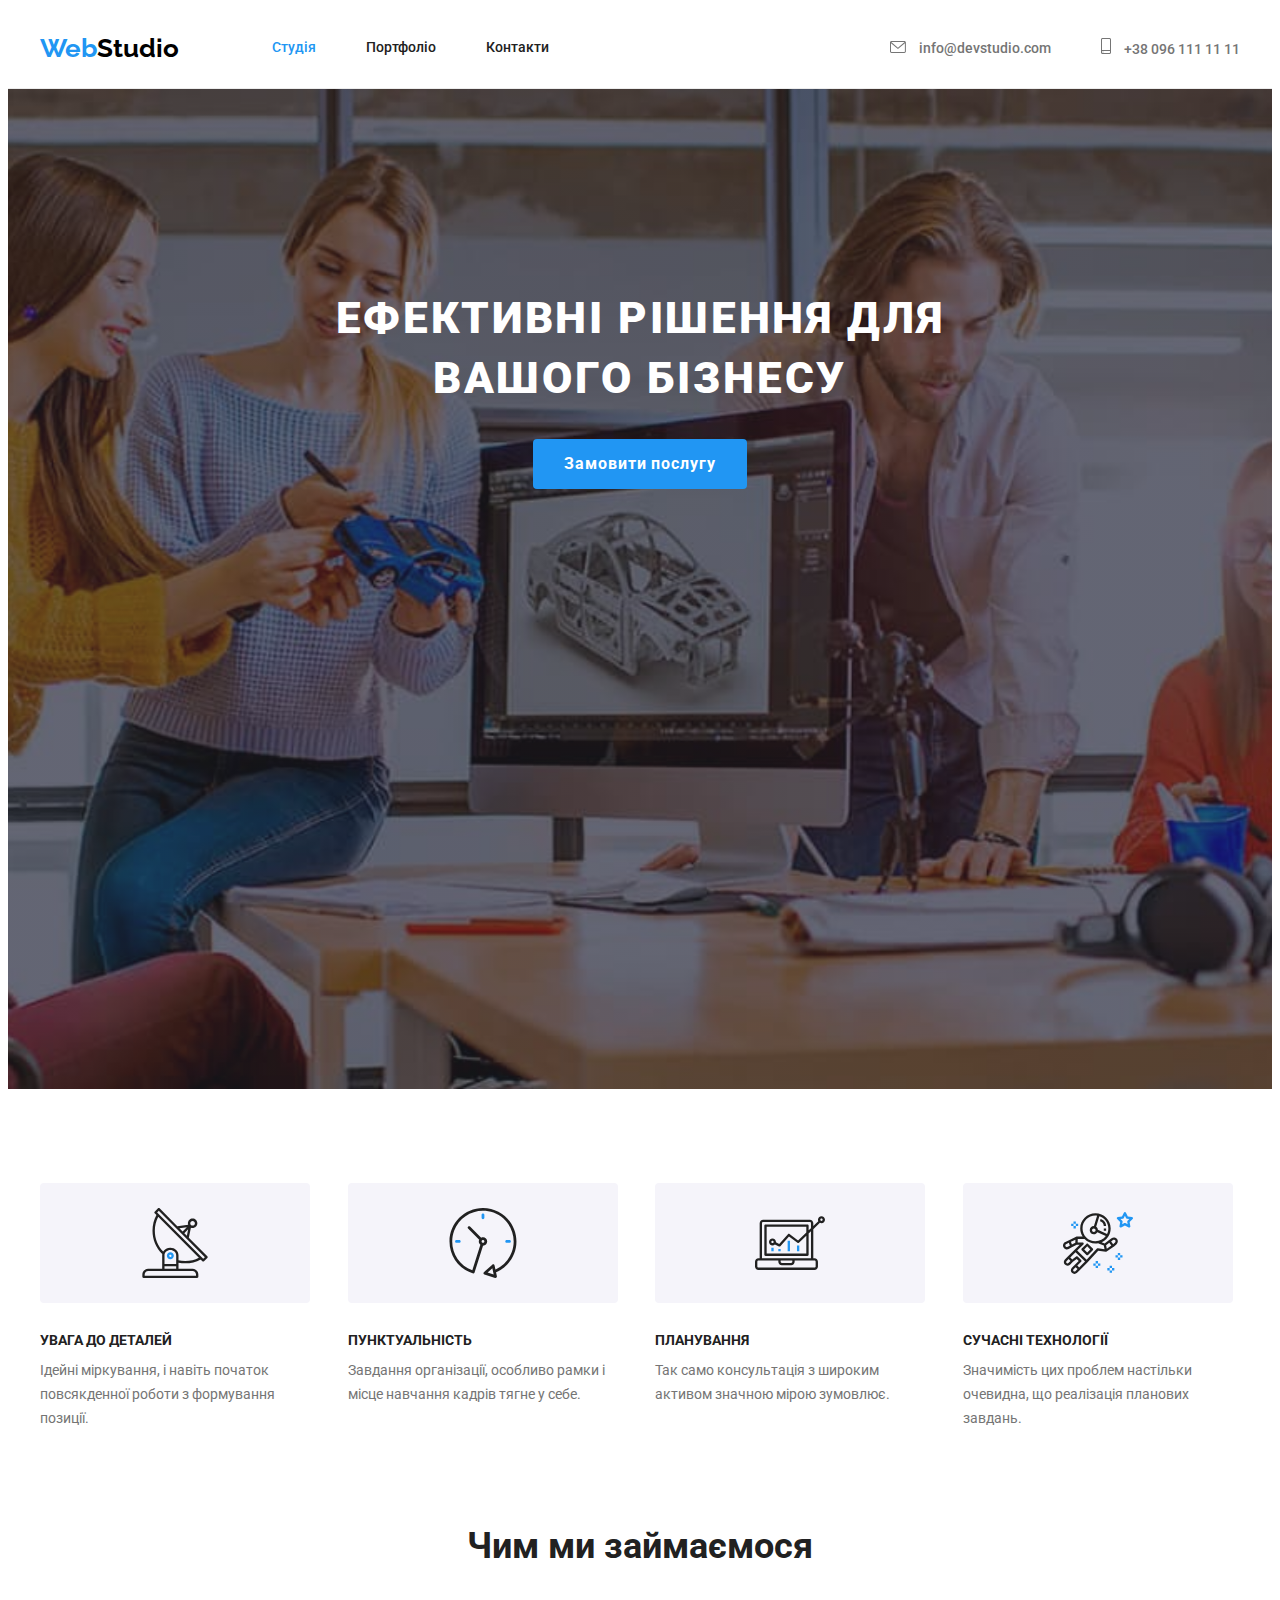
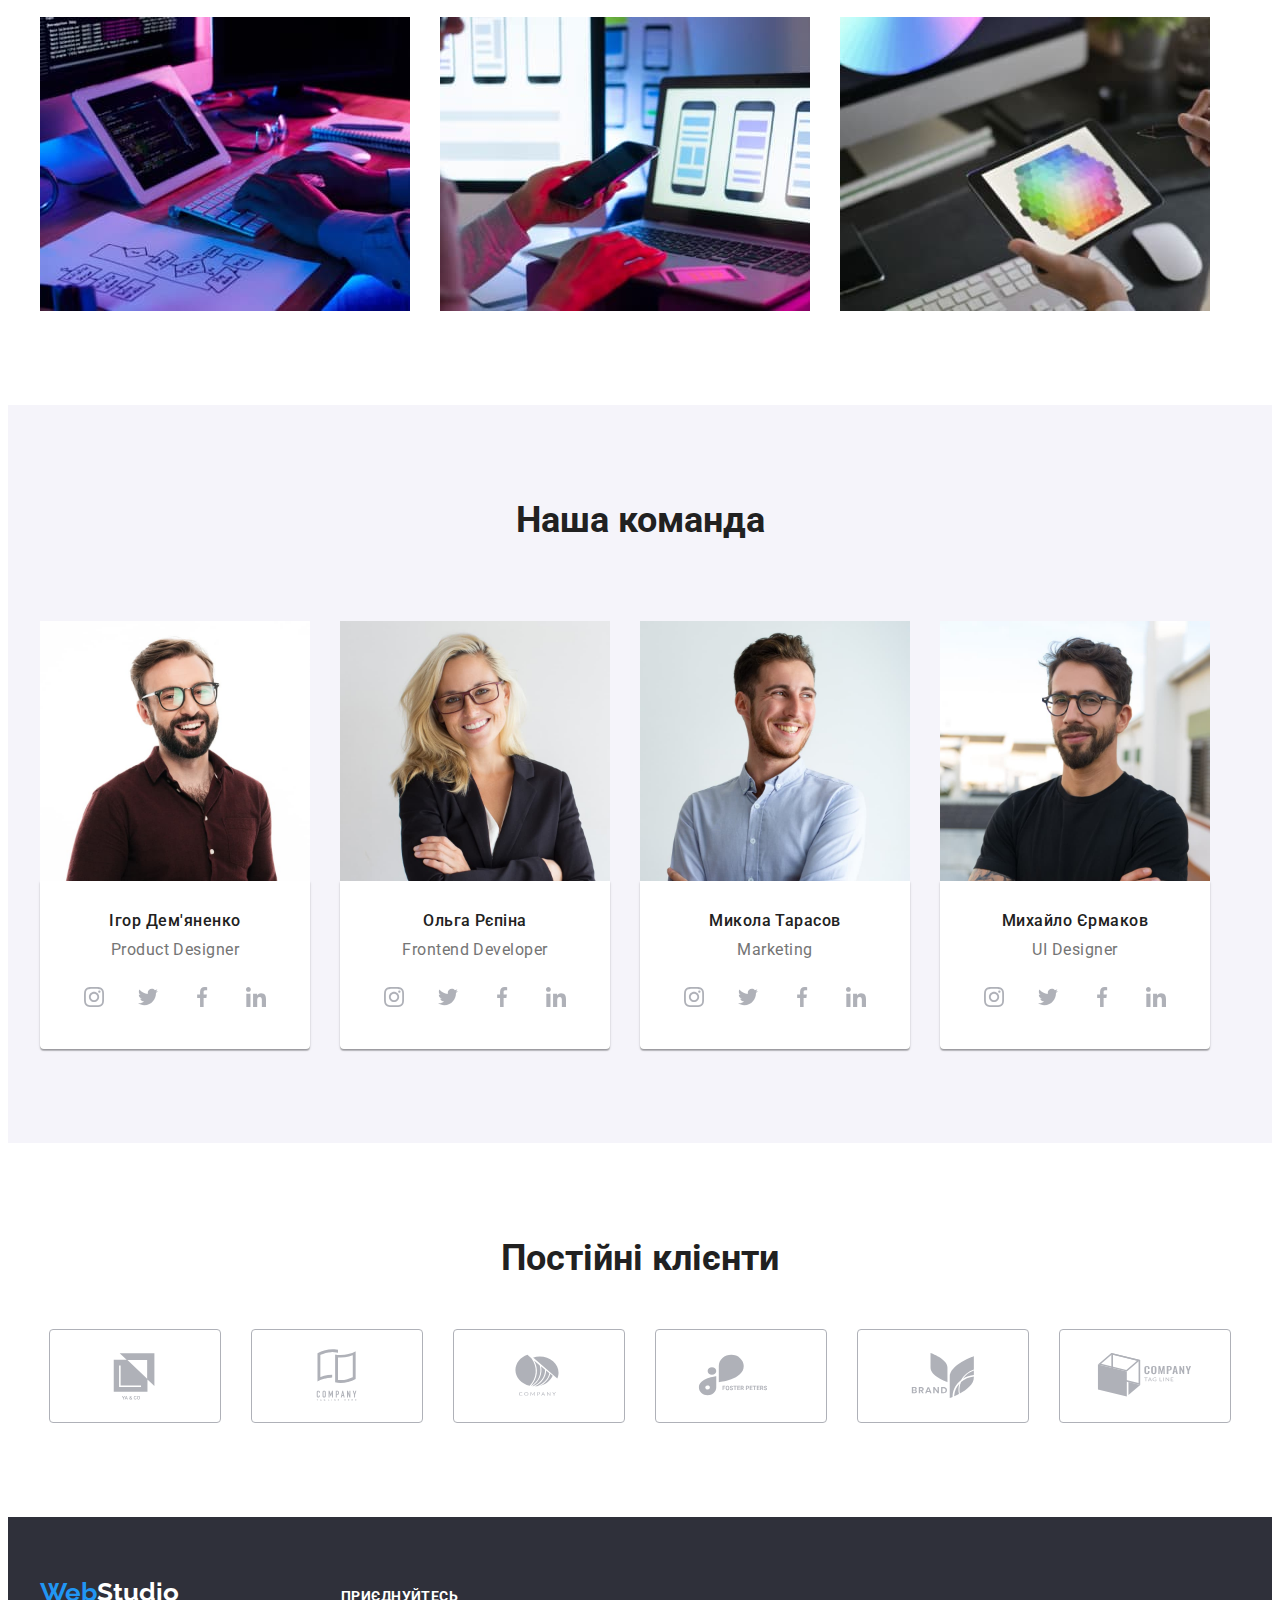
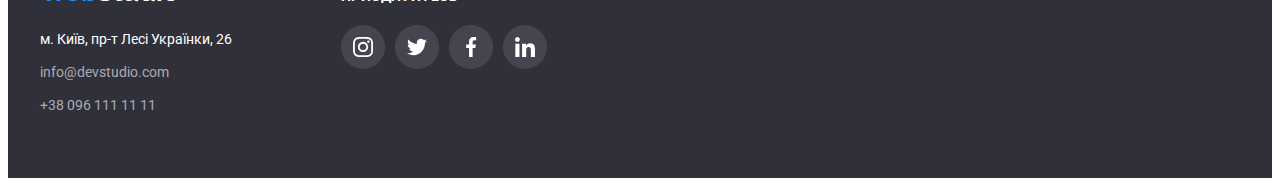
<file: index.html>
<!DOCTYPE html>
<html lang="uk">
<head>
    <meta charset="UTF-8">
    <meta http-equiv="X-UA-Compatible" content="IE=edge">
    <meta name="viewport" content="width=device-width, initial-scale=1.0">
    <title>Document</title>
    <link href="https://fonts.googleapis.com/css2?family=Raleway:wght@700&family=Roboto:wght@400;500;700;900&display=swap" rel="stylesheet">
    <link rel="stylesheet" href="https://cdnjs.cloudflare.com/ajax/libs/modern-normalize/1.1.0/modern-normalize.min.css" integrity="sha512-wpPYUAdjBVSE4KJnH1VR1HeZfpl1ub8YT/NKx4PuQ5NmX2tKuGu6U/JRp5y+Y8XG2tV+wKQpNHVUX03MfMFn9Q==" crossorigin="anonymous" referrerpolicy="no-referrer" />
    <link rel="stylesheet" href="./css/styles.css">
</head>
<body class="body">
    <header class="top-site">
        <div class="container main-nav"
            <nav class="">
                <a class="logo link" href="./index.html">Web<span class="secondary-logo-color">Studio</span></a>
                    <ul class="menu list">
                        <li class="item"><a class="link current" href="./index.html">Студія</a></li>
                        <li class="item"><a class="link" href="./portfolio.html">Портфоліо</a></li>
                        <li class="item"><a class="link" href="">Контакти</a></li>
                    </ul>
           </nav>
               <ul class="connect list">
                   <li class="item">
                        <a class="link" href="mailto:info@devstudio.com">
                        <svg class="envelope-icon-header" width="16" height="12">
                            <use href="./images/symbol-defs.svg#envelope"></use>
                        </svg>
                        info@devstudio.com</a>
                    </li>
                    <li class="item">
                        <a class="link" href="tel:+380961111111">
                        <svg class="tel-icon-header" width="10" height="16">
                            <use href="./images/symbol-defs.svg#smartphone"></use>
                        </svg>
                        +38 096 111 11 11</a>
                    </li>
               </ul>
        </div>
    </header>    
    <main>
<!--Hero-->
        <section class="hero-style overlay">
            <div class="container">
                <h1 class="hero">Ефективні рішення для вашого бізнесу</h1>
                <button class="button" type="button">Замовити послугу</button>
            </div>
        </section>
<!--section 2-->
        <section class="section-pad">
            <div class="container">
                <h2 class="visually-hidden">Особливості</h2> 
                    <ul class="list list-exeptions">
                        <li class="item-exeptions">
                            <div class="icon-container">
                                <svg class="exeptions-icon" width="70" height="70">
                                    <use href="./images/symbol-defs.svg#antenna"></use>
                                </svg>
                            </div>
                            <h3 class="subtitle">УВАГА ДО ДЕТАЛЕЙ</h3>
                            <p class="text-particulars">Ідейні міркування, і навіть початок повсякденної роботи з формування позиції.</p>
                        </li>
                        <li class="item-exeptions">
                            <div class="icon-container">
                                <svg class="exeptions-icon" width="70" height="70">
                                    <use href="./images/symbol-defs.svg#clock"></use>
                                </svg>
                            </div>
                            <h3 class="subtitle">ПУНКТУАЛЬНІСТЬ</h3>
                            <p class="text-particulars">Завдання організації, особливо рамки і місце навчання кадрів тягне у себе.</p>
                        </li>
                        <li class="item-exeptions">
                            <div class="icon-container">
                                <svg class="exeptions-icon" width="70" height="70">
                                    <use href="./images/symbol-defs.svg#diagram"></use>
                                </svg>
                            </div>
                            <h3 class="subtitle">ПЛАНУВАННЯ</h3>
                            <p class="text-particulars">Так само консультація з широким активом значною мірою зумовлює.</p>
                        </li class="item-exeptions">
                        <li class="item-exeptions">
                            <div class="icon-container">
                                <svg class="exeptions-icon" width="70" height="70">
                                    <use href="./images/symbol-defs.svg#astronaut"></use>
                                </svg>
                            </div>
                            <h3 class="subtitle">СУЧАСНІ ТЕХНОЛОГІЇ</h3>
                            <p class="text-particulars">Значимість цих проблем настільки очевидна, що реалізація планових завдань.</p>
                        </li>
                    </ul> 
            </div>
        </section>
<!--section 3-->
        <section class="section-actions">
            <div class="container">
                <h2 class="section-name">Чим ми займаємося</h2>
                    <ul class="list list-actions">
                        <li class="item"><img src="images/img.jpg" alt="Руки на клавіатурі" width="370" height="294"></li>
                        <li class="item"><img src="images/img2.jpg" alt="Руки зі смартфоном" width="370" height="294"></li>
                        <li class="item"><img src="images/img3.jpg" alt="Графічний планшет" width="370" height="294"></li>
                    </ul>
            </div>
        </section> 
<!--section 4--> 
        <section class="section-pad section-style">
           <div class="container">
                <h2 class="section-name">Наша команда</h2>
                    <ul class="list list-team">
                        <li class="photo-style"><img src="images/team1.jpg" alt="Ігор Дем'яненко" width="270" height="260">
                            <div class="team-description">
                                <h3 class="subtitle-team">Ігор Дем'яненко</h3>
                                <p class="team-title" lang="en">Product Designer</p>
                                <ul class="list social-list">
                                    <li class="social-list-item">
                                        <a class="social-list-link" href="">
                                            <svg class="social-list-icon" width="20" height="20">
                                                <use href="./images/symbol-defs.svg#instagram"></use>
                                            </svg>
                                        </a>
                                    </li>
                                    <li class="social-list-item">
                                        <a class="social-list-link" href="">
                                            <svg class="social-list-icon" width="20" height="20">
                                                <use href="images/symbol-defs.svg#twitter"></use>
                                            </svg>
                                        </a>
                                    </li>
                                    <li class="social-list-item">
                                        <a class="social-list-link" href="">
                                            <svg class="social-list-icon" width="20" height="20">
                                                <use href="images/symbol-defs.svg#facebook"></use>
                                            </svg>
                                        </a>
                                    </li>
                                    <li class="social-list-item">
                                        <a class="social-list-link" href="">
                                            <svg class="social-list-icon" width="20" height="20">
                                                <use href="images/symbol-defs.svg#linkedIn"></use>
                                            </svg>
                                        </a>
                                    </li>
                                </ul>
                            </div>
                        </li>
                        <li class="photo-style"><img src="images/team2.jpg" alt="Ольга Рєпіна" width="270" height="260">
                            <div class="team-description">
                                <h3 class="subtitle-team">Ольга Рєпіна</h3>
                                <p class="team-title" lang="en">Frontend Developer</p>
                                <ul class="list social-list">
                                    <li class="social-list-item">
                                        <a class="social-list-link" href="">
                                            <svg class="social-list-icon" width="20" height="20">
                                                <use href="./images/symbol-defs.svg#instagram"></use>
                                            </svg>
                                        </a>
                                    </li>
                                    <li class="social-list-item">
                                        <a class="social-list-link" href="">
                                            <svg class="social-list-icon" width="20" height="20">
                                                <use href="images/symbol-defs.svg#twitter"></use>
                                            </svg>
                                        </a>
                                    </li>
                                    <li class="social-list-item">
                                        <a class="social-list-link" href="">
                                            <svg class="social-list-icon" width="20" height="20">
                                                <use href="images/symbol-defs.svg#facebook"></use>
                                            </svg>
                                        </a>
                                    </li>
                                    <li class="social-list-item">
                                        <a class="social-list-link" href="">
                                            <svg class="social-list-icon" width="20" height="20">
                                                <use href="images/symbol-defs.svg#linkedIn"></use>
                                            </svg>
                                        </a>
                                    </li>
                                </ul>
                            </div>
                        </li>
                        <li class="photo-style"><img src="images/team3.jpg" alt="Микола Тарасов" width="270" height="260">
                            <div class="team-description">
                                <h3 class="subtitle-team">Микола Тарасов</h3>
                                <p class="team-title" lang="en">Marketing</p>
                                <ul class="list social-list">
                                    <li class="social-list-item">
                                        <a class="social-list-link" href="">
                                            <svg class="social-list-icon" width="20" height="20">
                                                <use href="./images/symbol-defs.svg#instagram"></use>
                                            </svg>
                                        </a>
                                    </li>
                                    <li class="social-list-item">
                                        <a class="social-list-link" href="">
                                            <svg class="social-list-icon" width="20" height="20">
                                                <use href="images/symbol-defs.svg#twitter"></use>
                                            </svg>
                                        </a>
                                    </li>
                                    <li class="social-list-item">
                                        <a class="social-list-link" href="">
                                            <svg class="social-list-icon" width="20" height="20">
                                                <use href="images/symbol-defs.svg#facebook"></use>
                                            </svg>
                                        </a>
                                    </li>
                                    <li class="social-list-item">
                                        <a class="social-list-link" href="">
                                            <svg class="social-list-icon" width="20" height="20">
                                                <use href="images/symbol-defs.svg#linkedIn"></use>
                                            </svg>
                                        </a>
                                    </li>
                                </ul>
                            </div>
                        </li>
                        <li class="photo-style"><img src="images/team4.jpg" alt="Михайло Єрмаков" width="270" height="260">
                            <div class="team-description" >
                                <h3 class="subtitle-team">Михайло Єрмаков</h3>
                                <p class="team-title" lang="en">UI Designer</p>
                                <ul class="list social-list">
                                    <li class="social-list-item">
                                        <a class="social-list-link" href="">
                                            <svg class="social-list-icon" width="20" height="20">
                                                <use href="./images/symbol-defs.svg#instagram"></use>
                                            </svg>
                                        </a>
                                    </li>
                                    <li class="social-list-item">
                                        <a class="social-list-link" href="">
                                            <svg class="social-list-icon" width="20" height="20">
                                                <use href="images/symbol-defs.svg#twitter"></use>
                                            </svg>
                                        </a>
                                    </li>
                                    <li class="social-list-item">
                                        <a class="social-list-link" href="">
                                            <svg class="social-list-icon" width="20" height="20">
                                                <use href="images/symbol-defs.svg#facebook"></use>
                                            </svg>
                                        </a>
                                    </li>
                                    <li class="social-list-item">
                                        <a class="social-list-link" href="">
                                            <svg class="social-list-icon" width="20" height="20">
                                                <use href="images/symbol-defs.svg#linkedIn"></use>
                                            </svg>
                                        </a>
                                    </li>
                                </ul>
                            </div>
                        </li>
                    </ul>
            </div>
        </section>
<!--section 5-->
        <section class="section-pad">
            <div class="container">
            <h2 class="section-name">Постійні клієнти</h2>
            <ul class="list client-list">
                <li class="client-item ">
                    <a class="client-list-link" href="">
                        <svg class="client-list-icon" width="106" height="60">
                            <use href="./images/symbol-defs.svg#client-one"></use>
                        </svg>
                    </a>
                </li>
                <li class="client-item">
                    <a class="client-list-link" href="">
                        <svg class="client-list-icon" width="106" height="60">
                            <use href="./images/symbol-defs.svg#client-two"></use>
                        </svg>
                    </a>
                </li>
                <li class="client-item">
                    <a class="client-list-link" href="">
                        <svg class="client-list-icon" width="106" height="60">
                            <use href="./images/symbol-defs.svg#cleint-three"></use>
                        </svg>
                    </a>
                </li>
                <li class="client-item">
                    <a class="client-list-link" href="">
                        <svg class="client-list-icon" width="106" height="60">
                            <use href="./images/symbol-defs.svg#client-four"></use>
                        </svg>
                    </a>
                </li>
                <li class="client-item">
                    <a class="client-list-link" href="">
                        <svg class="client-list-icon" width="106" height="60">
                            <use href="./images/symbol-defs.svg#client-five"></use>
                        </svg>
                    </a>
                </li>
                <li class="client-item">
                    <a class="client-list-link" href="">
                        <svg class="client-list-icon" width="106" height="60">
                            <use href="./images/symbol-defs.svg#client-six"></use>
                        </svg>
                    </a>
                </li>
            </ul>
            </div>
        </section>
    </main>
<!--footer-->
    <footer class="footer-style">
        <div class="container footer-container">
                <div class="container-adress">
                    <a class="logo link" href="./index.html">Web<span class="third-logo-color">Studio</span></a>
                        <address class="address-style">
                        <p class="address">м. Київ, пр-т Лесі Українки, 26</p>
                            <ul class="list footer-list">
                                <li class="item-footer"> <a class="link footer-contact" href="mailto:info@devstudio.com">info@devstudio.com</a></li>
                                <li class="item-footer"> <a class="link footer-contact" href="tel:+380961111111">+38 096 111 11 11</a></li>
                            </ul>
                        </address>
                </div>
                
                <div class="footer-social-list">
                    <h3 class="footer-add">приєднуйтесь</h3>
                    <ul class="list footer-add-link">
                        <li class="footer-link-list">
                            <a class="footer-link" href="">
                                <svg class="footer-link-item" width="20" height="20">
                                    <use href="./images/symbol-defs.svg#instagram"></use>
                                </svg>
                             </a>
                        </li>
                        <li class="footer-link-list">
                            <a class="footer-link" href="">
                                <svg class="footer-link-item" width="20" height="20">
                                    <use href="./images/symbol-defs.svg#twitter"></use>
                                </svg>
                            </a>
                        </li>
                        <li class="footer-link-list">
                            <a class="footer-link" href="">
                                <svg class="footer-link-item" width="20" height="20">
                                    <use href="./images/symbol-defs.svg#facebook"></use>
                                </svg>
                            </a>
                        </li>
                        <li class="footer-link-list">
                            <a class="footer-link" href="">
                                <svg class="footer-link-item" width="20" height="20">
                                    <use href="./images/symbol-defs.svg#linkedIn"></use>
                                </svg>
                            </a>
                        </li>
                    </ul>
                </div>
        </div>
    </footer>
</body>
</html>
</file>
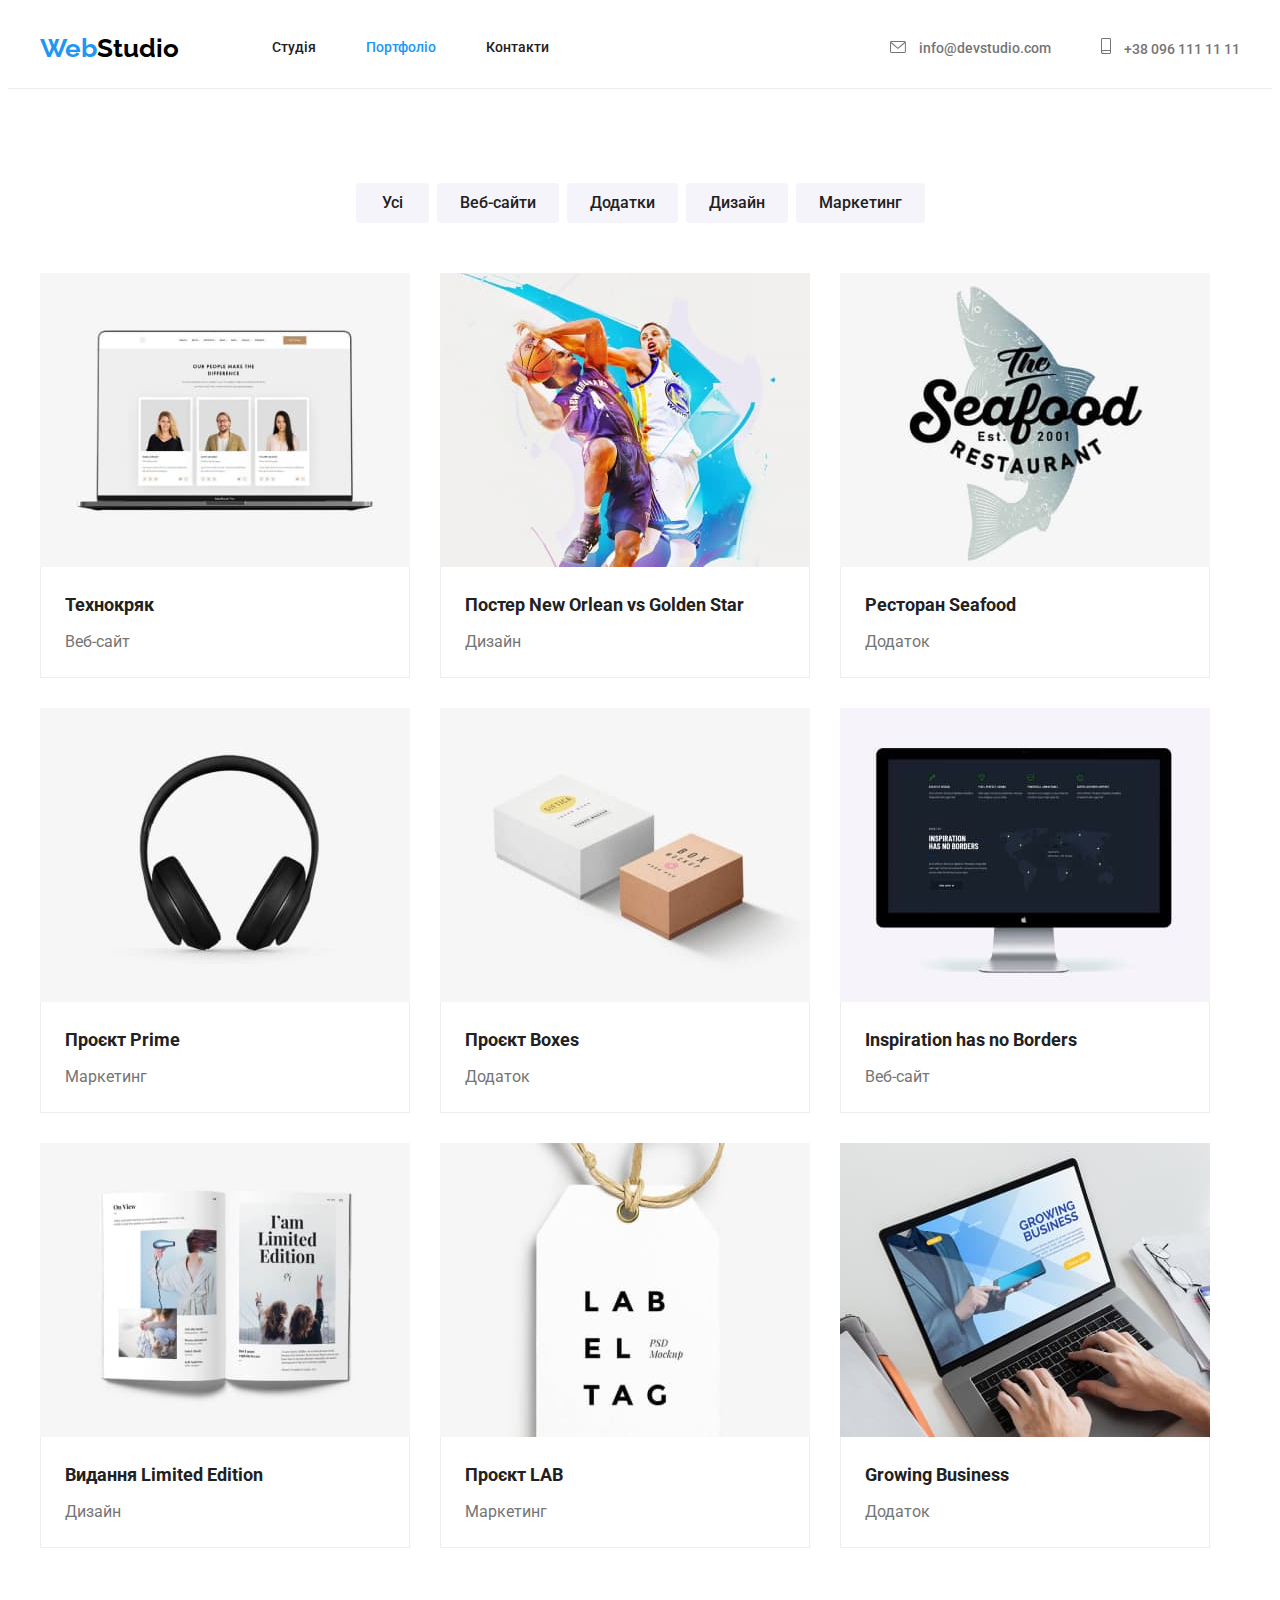
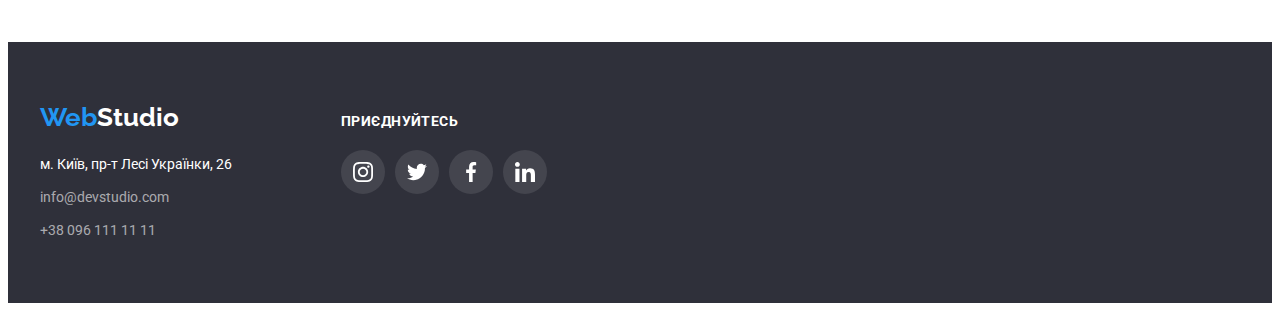
<file: portfolio.html>
<!DOCTYPE html>
<html lang="uk">
<head>
    <meta charset="UTF-8">
    <meta http-equiv="X-UA-Compatible" content="IE=edge">
    <meta name="viewport" content="width=device-width, initial-scale=1.0">
    <title>Document</title>
    <link href="https://fonts.googleapis.com/css2?family=Raleway:wght@700&family=Roboto:wght@400;500;700;900&display=swap" rel="stylesheet">
    <link rel="stylesheet" href="https://cdnjs.cloudflare.com/ajax/libs/modern-normalize/1.1.0/modern-normalize.min.css" integrity="sha512-wpPYUAdjBVSE4KJnH1VR1HeZfpl1ub8YT/NKx4PuQ5NmX2tKuGu6U/JRp5y+Y8XG2tV+wKQpNHVUX03MfMFn9Q==" crossorigin="anonymous" referrerpolicy="no-referrer" />
    <link rel="stylesheet" href="./css/styles.css">
</head>
<body class="body">
    <header class="top-site">
        <div class="container main-nav"
            <nav class="">
                <a class="logo link" href="./index.html">Web<span class="secondary-logo-color">Studio</span></a>
                    <ul class="menu list">
                        <li class="item"><a class="link"  href="./index.html">Студія</a></li>
                        <li class="item"><a class="link current" href="./portfolio.html">Портфоліо</a></li>
                        <li class="item"><a class="link" href="">Контакти</a></li>
                    </ul>
           </nav>
           <ul class="connect list">
            <li class="item">
                 <a class="link" href="mailto:info@devstudio.com">
                 <svg class="envelope-icon-header" width="16" height="12">
                     <use href="./images/symbol-defs.svg#envelope"></use>
                 </svg>
                 info@devstudio.com</a>
             </li>
             <li class="item">
                 <a class="link" href="tel:+380961111111">
                 <svg class="tel-icon-header" width="10" height="16">
                     <use href="./images/symbol-defs.svg#smartphone"></use>
                 </svg>
                 +38 096 111 11 11</a>
             </li>
        </ul>
        </div>
    </header>    
    <main>
        <section class="section-pad">
            <div class="container">
                <h2 class="visually-hidden">Портфоліо</h2> 
                    <ul class="list list-button">
                        <li class="item-button">
                            <button class="button-portfolio" type="button">Усі</button>
                        </li>
                        <li class="item-button">
                            <button class="button-portfolio" type="button">Веб-сайти</button>
                        </li>
                        <li class="item-button">
                            <button class="button-portfolio" type="button">Додатки</button>
                        </li>
                        <li class="item-button">
                            <button class="button-portfolio" type="button">Дизайн</button>
                        </li>
                        <li class="item-button">
                            <button class="button-portfolio" type="button">Маркетинг</button>
                        </li>
                    </ul> 
           
                <ul class="list portfolio-list">
                    <li class="photo-style">
                        <a class="link link-portfolio" href="">
                                <img src="images/portfolio1.jpg" alt="Відкритий ноутбук" width="370" height="294">
                                    <div class="photo-style-list"> 
                                        <h3 class="subtitle-photo">Технокряк</h3>
                                        <p class="text-photo">Веб-сайт</p>
                                    </div>
                        </a>
                    </li>
                    <li class="photo-style">
                        <a class="link link-portfolio" href="">                           
                                <img src="images/portfolio2.jpg" alt="Баскетболісти" width="370" height="294">
                                    <div class="photo-style-list"> 
                                        <h3 class="subtitle-photo">Постер New Orlean vs Golden Star</h3>
                                        <p class="text-photo">Дизайн</p>                          
                                    </div>                            
                        </a>
                    </li>
                    <li class="photo-style">
                        <a class="link link-portfolio" href="">                            
                                <img src="images/portfolio3.jpg" alt="Риба" width="370" height="294">
                                    <div class="photo-style-list"> 
                                        <h3 class="subtitle-photo">Ресторан Seafood</h3>
                                        <p class="text-photo">Додаток</p>
                                    </div>                            
                        </a>    
                    </li>
                    <li class="photo-style">
                        <a class="link link-portfolio" href="">
                                <img src="images/portfolio4.jpg" alt="Навушники" width="370" height="294">
                                    <div class="photo-style-list">  
                                        <h3 class="subtitle-photo">Проєкт Prime</h3>
                                        <p class="text-photo">Маркетинг</p>
                                    </div>                           
                        </a>    
                    </li>
                    <li class="photo-style">
                        <a class="link link-portfolio" href="">                            
                                <img src="images/portfolio5.jpg" alt="Дві коробки" width="370" height="294">
                                    <div class="photo-style-list">  
                                        <h3 class="subtitle-photo">Проєкт Boxes</h3>
                                        <p class="text-photo">Додаток</p>
                                    </div>                            
                        </a>
                    </li>
                    <li class="photo-style">
                        <a class="link link-portfolio" href="">                            
                                <img src="images/portfolio6.jpg" alt="Монитор" width="370" height="294">
                                    <div class="photo-style-list"> 
                                        <h3 class="subtitle-photo">Inspiration has no Borders</h3>
                                        <p class="text-photo">Веб-сайт</p>
                                    </div>                            
                        </a>
                    </li>
                    <li class="photo-style">
                        <a class="link link-portfolio" href="">                            
                                <img src="images/portfolio7.jpg" alt="Журнал" width="370" height="294">
                                    <div class="photo-style-list"> 
                                        <h3 class="subtitle-photo">Видання Limited Edition</h3>
                                        <p class="text-photo">Дизайн</p>
                                    </div>                            
                        </a>
                    </li>
                    <li class="photo-style">
                        <a class="link link-portfolio" href="">                           
                                <img src="images/portfolio8.jpg" alt="Етикетка" width="370" height="294">
                                    <div class="photo-style-list"> 
                                        <h3 class="subtitle-photo">Проєкт LAB</h3>
                                        <p class="text-photo">Маркетинг</p>
                                    </div>                            
                        </a>
                    </li>
                    <li class="photo-style">
                        <a class="link link-portfolio" href="">                            
                                <img src="images/portfolio9.jpg" alt="Ноутбук и руки" width="370" height="294">
                                    <div class="photo-style-list"> 
                                        <h3 class="subtitle-photo">Growing Business</h3>
                                        <p class="text-photo">Додаток</p>
                                    </div>                            
                        </a>
                    </li>
                </ul>
            </div>
        </section>  
    </main>
    <footer class="footer-style">
        <div class="container footer-container">
                <div class="container-adress">
                    <a class="logo link" href="./index.html">Web<span class="third-logo-color">Studio</span></a>
                        <address class="address-style">
                        <p class="address">м. Київ, пр-т Лесі Українки, 26</p>
                            <ul class="list footer-list">
                                <li class="item-footer"> <a class="link footer-contact" href="mailto:info@devstudio.com">info@devstudio.com</a></li>
                                <li class="item-footer"> <a class="link footer-contact" href="tel:+380961111111">+38 096 111 11 11</a></li>
                            </ul>
                        </address>
                </div>
                
                <div class="footer-social-list">
                    <h3 class="footer-add">приєднуйтесь</h3>
                    <ul class="list footer-add-link">
                        <li class="footer-link-list">
                            <a class="footer-link" href="">
                                <svg class="footer-link-item" width="20" height="20">
                                    <use href="./images/symbol-defs.svg#instagram"></use>
                                </svg>
                             </a>
                        </li>
                        <li class="footer-link-list">
                            <a class="footer-link" href="">
                                <svg class="footer-link-item" width="20" height="20">
                                    <use href="./images/symbol-defs.svg#twitter"></use>
                                </svg>
                            </a>
                        </li>
                        <li class="footer-link-list">
                            <a class="footer-link" href="">
                                <svg class="footer-link-item" width="20" height="20">
                                    <use href="./images/symbol-defs.svg#facebook"></use>
                                </svg>
                            </a>
                        </li>
                        <li class="footer-link-list">
                            <a class="footer-link" href="">
                                <svg class="footer-link-item" width="20" height="20">
                                    <use href="./images/symbol-defs.svg#linkedIn"></use>
                                </svg>
                            </a>
                        </li>
                    </ul>
                </div>
        </div>
    </footer>
</body>
</html>
</file>
<file: css/styles.css>
:root {
    --brand-color: #2196F3;
    --secondary-brand-color: #000000;
    --third-brand-color: #FFFFFF;
    --footer-color: #2F303A;
    --text-color: #757575;
    --title-color: #212121;
    --main-background-color: #F5F5F5;
    --second-background-color: #F5F4FA;
    --active-button-color: #188CE8;
    --fill-color: #AFB1B8;
    --main-font-family: 'Roboto', sans-serif;
    --logo-font-family: 'Raleway', sans-serif;
   }

.body {
    font-family: var(--main-font-family);
    
    color: var(--text-color);
}

.link {
    text-decoration: none;
}

.list {
    padding: 0;
    margin: 0;
    list-style: none;
}

h1,
h2,
h3,
p {
    margin-top: 0;
    margin-bottom: 0; 
}

ul {
    margin-top: 0;
    margin-bottom: 0;
    padding-left: 0;
}

img {
    display: block;
    max-width: 100%;
    height: auto;
}

.container{
    margin-right: auto;
    margin-left: auto;
    width: 1200px;
    padding-left: 15px;
    padding-right: 15px;
}

.section-pad {
    padding-top: 94px;
    padding-bottom: 94px;
}

/*====start header====*/
.main-nav {
    display: flex;
    align-items: center;
}

.menu {
    display: flex;
    margin-left: 93px;
}

.connect {
    display: flex;
    margin-left: auto; 
    align-items: center;
    /*align-items: stretch;*/
    /*align-items: flex-end*/
}

.menu .item + .item {
    margin-left: 50px;
}

.logo {
    font-family: var(--logo-font-family);
    font-weight: 700;
    font-size: 26px;
    line-height: 1.19;
           
    color: var(--brand-color);
}

.secondary-logo-color{
    color: var(--secondary-brand-color); 
}

.menu .link.current {
    color: var(--brand-color);
}

.menu .link{
    display: block;
    padding-top: 32px;
    padding-bottom: 32px;
    
    font-weight: 500;
    font-size: 14px;
    line-height: 1.14;
    
    color: var(--title-color); 
}

.connect .item + .item {
    margin-left: 50px;
}

.connect .link{
    font-weight: 500;
    font-size: 14px;
    line-height: 1.14;

    color: var(--text-color);
}

.envelope-icon-header,
.tel-icon-header {
    margin-right: 10px;
    fill: var(--text-color);
}

.menu a:hover,
.menu a:focus,
.connect a:hover,
.connect a:focus {
    color: var(--brand-color);
}

.link:hover .envelope-icon-header,
.link:focus .envelope-icon-header, 
.link:hover .tel-icon-header,
.link:focus .tel-icon-header {
    fill: var(--brand-color);
}

.top-site {
    border-bottom: 1px solid #ECECEC;
}
/*====end header====*/

/*====start hero====*/
.hero-style {  
    padding-top: 200px; 
    padding-bottom: 200px;
    background-color: var(--footer-color);
    text-align: center;
}

.overlay {
    max-width: 1600px;
    height: 600px;
    margin-right: auto;
    margin-left: auto;
    background-image: linear-gradient(to right,
    rgba(47, 48, 58, 0.4), rgba(47, 48, 58, 0.4)), 
    url(../images/hero.jpg);
    background-size: cover;
    background-position: center;
}

.hero {
    margin: 0 auto;
    width: 696px;
    
    font-weight: 900;
    font-size: 44px;
    line-height: 1.36;
    letter-spacing: 0.06em;
    text-transform: uppercase;

    color: var(--third-brand-color); 
}

.button {
    margin-top: 30px;
    border-radius: 4px;
    padding: 9px 30px;
    min-width: 216;
    border: 1px solid transparent;

    font-family: inherit;
    font-weight: 700;
    font-size: 16px;
    line-height: 1.87;
    text-align: center; 
    letter-spacing: 0.06em;
    cursor: pointer;

    color: var(--third-brand-color);
    background-color: var(--brand-color); 
}

.button :hover,
.button :focus {
    color: var(--active-button-color);
}
 /*====end hero====*/

 /*====start section 2====*/
 .visually-hidden {
     position: absolute;
     white-space: nowrap;
     width: 1px;
     height: 1px;
     overflow: hidden;
     border: 0;
     padding: 0;
     clip: rect(0 0 0 0);
     clip-path: inset(50%);
     margin: -1px;
   }

.list-exeptions {
    display: flex;
    flex-wrap: nowrap;
    margin-left: -15px;
    margin-right: -15px;
}

.item-exeptions {
    flex-basis: calc((100% - 90px)/4);
    margin-left: 15px;
    margin-right: 15px;
}

.icon-container {
    display: flex;
    width: 270px;
    height: 120px;
    align-items: center;
    justify-content: center;
    margin-bottom: 30px;
    border-radius: 4px;

    background-color: var(--second-background-color);
}

.subtitle {
    margin-bottom: 10px;
    font-weight: 700;
    font-size: 14px;
    line-height: 1.14;
    
    color: var(--title-color);
}

.text-particulars {
    font-weight: 400;
    font-size: 14px;
    line-height: 1.71;
}
/*====end section 2====*/

/*====start section 3====*/
.section-actions {
    padding-bottom: 94px;
}

.list-actions {
    display: flex;
    flex-wrap: wrap;
}

.section-name {
    margin-bottom: 50px;

    font-weight: 700;
    font-size: 36px;
    line-height: 1.17;
    text-align: center;
       
    color: var(--title-color);
}

.list-actions .item + .item {
    margin-left: 30px;
}

/*====end section 3====*/

/*====start section 4====*/
.section-style{
    background-color: var(--second-background-color) ;
}

.list-team {
    display: flex; 
    margin-left: -30px;  
}
.photo-style {
    flex-basis: calc((100% - 90)/4);
    margin-left: 30px;
   
    background-color: var(--third-brand-color);
}

.team-description {
    padding: 30px 32px;
    border-radius: 0px 0px 4px 4px; 
    box-shadow: 0px 1px 3px rgba(0, 0, 0, 0.12),
     0px 1px 1px rgba(0, 0, 0, 0.14),
      0px 2px 1px rgba(0, 0, 0, 0.2);
}

.subtitle-team {
    margin-bottom: 10px;

    font-weight: 500;
    font-size: 16px;
    line-height: 1.19;
    text-align: center;
    letter-spacing: 0.03em;
    
    color: var(--title-color);
}

.team-title {
    margin-bottom: 16px;
    font-weight: 400;
    font-size: 16px;
    line-height: 1.19;
    text-align: center;
    letter-spacing: 0.03em;
}

.social-list {
    display: flex;
    justify-content: space-between;
}

.social-list-link {
    display: flex;
    justify-content: center;
    align-items: center;
    width: 44px;
    height: 44px;
    border-radius: 50%;
    background-color: var(--third-brand-color);
}

.social-list-icon {
    fill: var(--fill-color);
}

.social-list-link:hover .social-list-icon,
.social-list-link:focus .social-list-icon {
    fill: var(--third-brand-color); 
}

.social-list-link:hover,
.social-list-link:focus {
    background-color: var(--brand-color);
}
/*====end section 4====*/

/*====start section 5====*/
.client-list {
    display: flex;
    justify-content: center;
}

.client-item {
    
}

.client-list .client-item + .client-item {
    margin-left: 30px;
}

.client-list-link {
    display: flex;
    width: 170px;
    height: 92px;
    align-items: center;
    justify-content: center;

    border: 1px solid var(--fill-color);
    border-radius: 4px;
   
}

.client-list-icon {
      fill: var(--fill-color);
}

.client-list-link:hover .client-list-icon,
.client-list-link:focus .client-list-icon {
    fill: var(--brand-color); 
    
}

.client-list-link:hover,
.client-list-link:focus {
   border-color: var(--brand-color);
}

/*====end section 5====*/

/*====start footer====*/
.footer-style {
    padding-top: 60px;
    padding-bottom: 60px;
    
    background-color: var(--footer-color);
}

.footer-container {
    display: flex;
    justify-content: flex-start;
    align-items: baseline;
}

.container-adress {
    width: 231px;
    margin-right: 70px;
}

.third-logo-color {
    color: var(--third-brand-color);
}

.address-style {
    margin-top: 20px;

    font-weight: 400;
    font-size: 14px;
    line-height: 1.71;
       
    color: var(--third-brand-color);
}

address {
    font-style: normal;
    margin: 0;
}

.address {
    margin-bottom: 9px; 
}

.footer-contact {
    color: rgba(255, 255, 255, 0.6);
}

.item-footer {
    margin-bottom: 9px;
}
.footer-list :last-child {
    margin-bottom: 0;
}

.footer-contact:hover,
.footer-contact:focus {
    color: var(--brand-color);
}

.footer-add {
    margin-bottom: 20px;
    font-weight: 700;
    font-size: 14px;
    line-height: 1.14;
    letter-spacing: 0.03em;
    text-transform: uppercase;

    color: var(--third-brand-color);
}

.footer-add-link {
    display: flex;
    justify-content: space-between;
}

.footer-add-link .footer-link-list + .footer-link-list {
    margin-left: 10px;
}

.footer-link {
    display: flex;
    justify-content: center;
    align-items: center;
    width: 44px;
    height: 44px;
    border-radius: 50%;
    background-color: rgba(255, 255, 255, 0.1);
    }

.footer-link-item {
    fill: var(--third-brand-color);
}

.footer-link:hover,
.footer-link:focus {
    background-color: var(--brand-color);
}
/*====end footer====*/

/*====start section portfolio====*/
.list-button {
    display: flex;
    justify-content: center;
    margin-bottom: 50px;
}

.list-button .item-button+.item-button {
    margin-left: 8px;
}

.button-portfolio {
    border-radius: 4px;
    padding: 6px 22px;
    min-width: 73px;
    border: 1px solid transparent;
    font-family: inherit;
    font-weight: 500;
    font-size: 16px;
    line-height: 1.63;
   
    cursor: pointer;

    color: var(--title-color);
    background-color: var(--second-background-color);
}

.button-portfolio:hover,
.button-portfolio:focus {
    color: var(--third-brand-color);
    background-color: var(--brand-color);
    box-shadow: 0px 3px 1px rgba(0, 0, 0, 0.1), 
    0px 1px 2px rgba(0, 0, 0, 0.08), 
    0px 2px 2px rgba(0, 0, 0, 0.12);
}

.portfolio-list {
    display: flex;
    flex-wrap: wrap;
    flex-basis: calc(100% / 3);
    margin-top: -30px;
    margin-left: -30px;
}

.photo-style-list {
    padding: 20px 24px;
    border-left: 1px solid #EEEEEE;
    border-bottom: 1px solid #EEEEEE;
    border-right: 1px solid #EEEEEE;
}

.photo-style {
margin-right: 0;
margin-bottom: 0;
margin-left: 30px;
margin-top: 30px;
}

.subtitle-photo {
    margin-bottom: 4px;
    font-weight: 700;
    font-size: 18px;
    line-height: 2;
   
    color: var(--title-color);
}

.text-photo {
    font-weight: 400;
    font-size: 16px;
    line-height: 1.88;
    
    color: var(--text-color);
}

.link-portfolio {
    display: block;
}

.link-portfolio:hover,
.link-portfolio:focus {
    box-shadow: 0px 1px 1px rgba(0, 0, 0, 0.12), 
     0px 4px 4px rgba(0, 0, 0, 0.06), 
     1px 4px 6px rgba(0, 0, 0, 0.16);
}
/*====end section portfolio====*/
</file>
